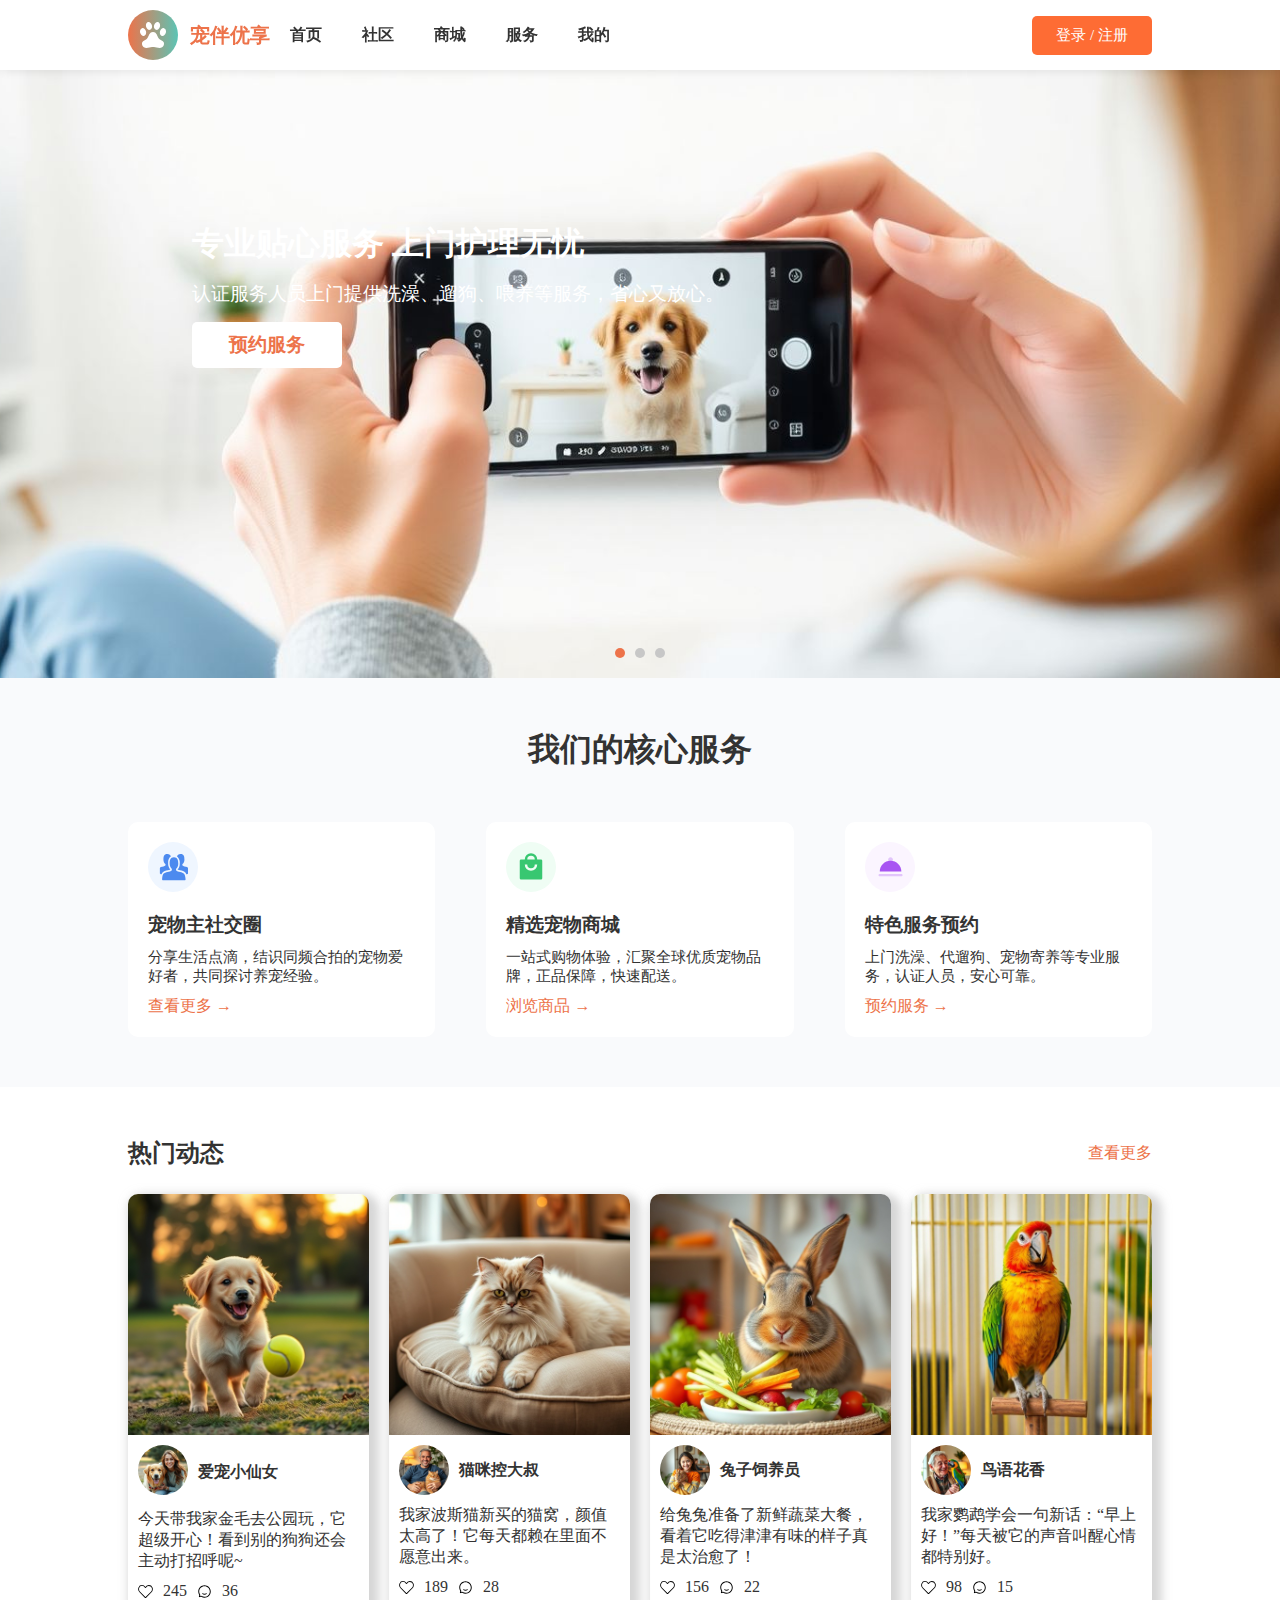
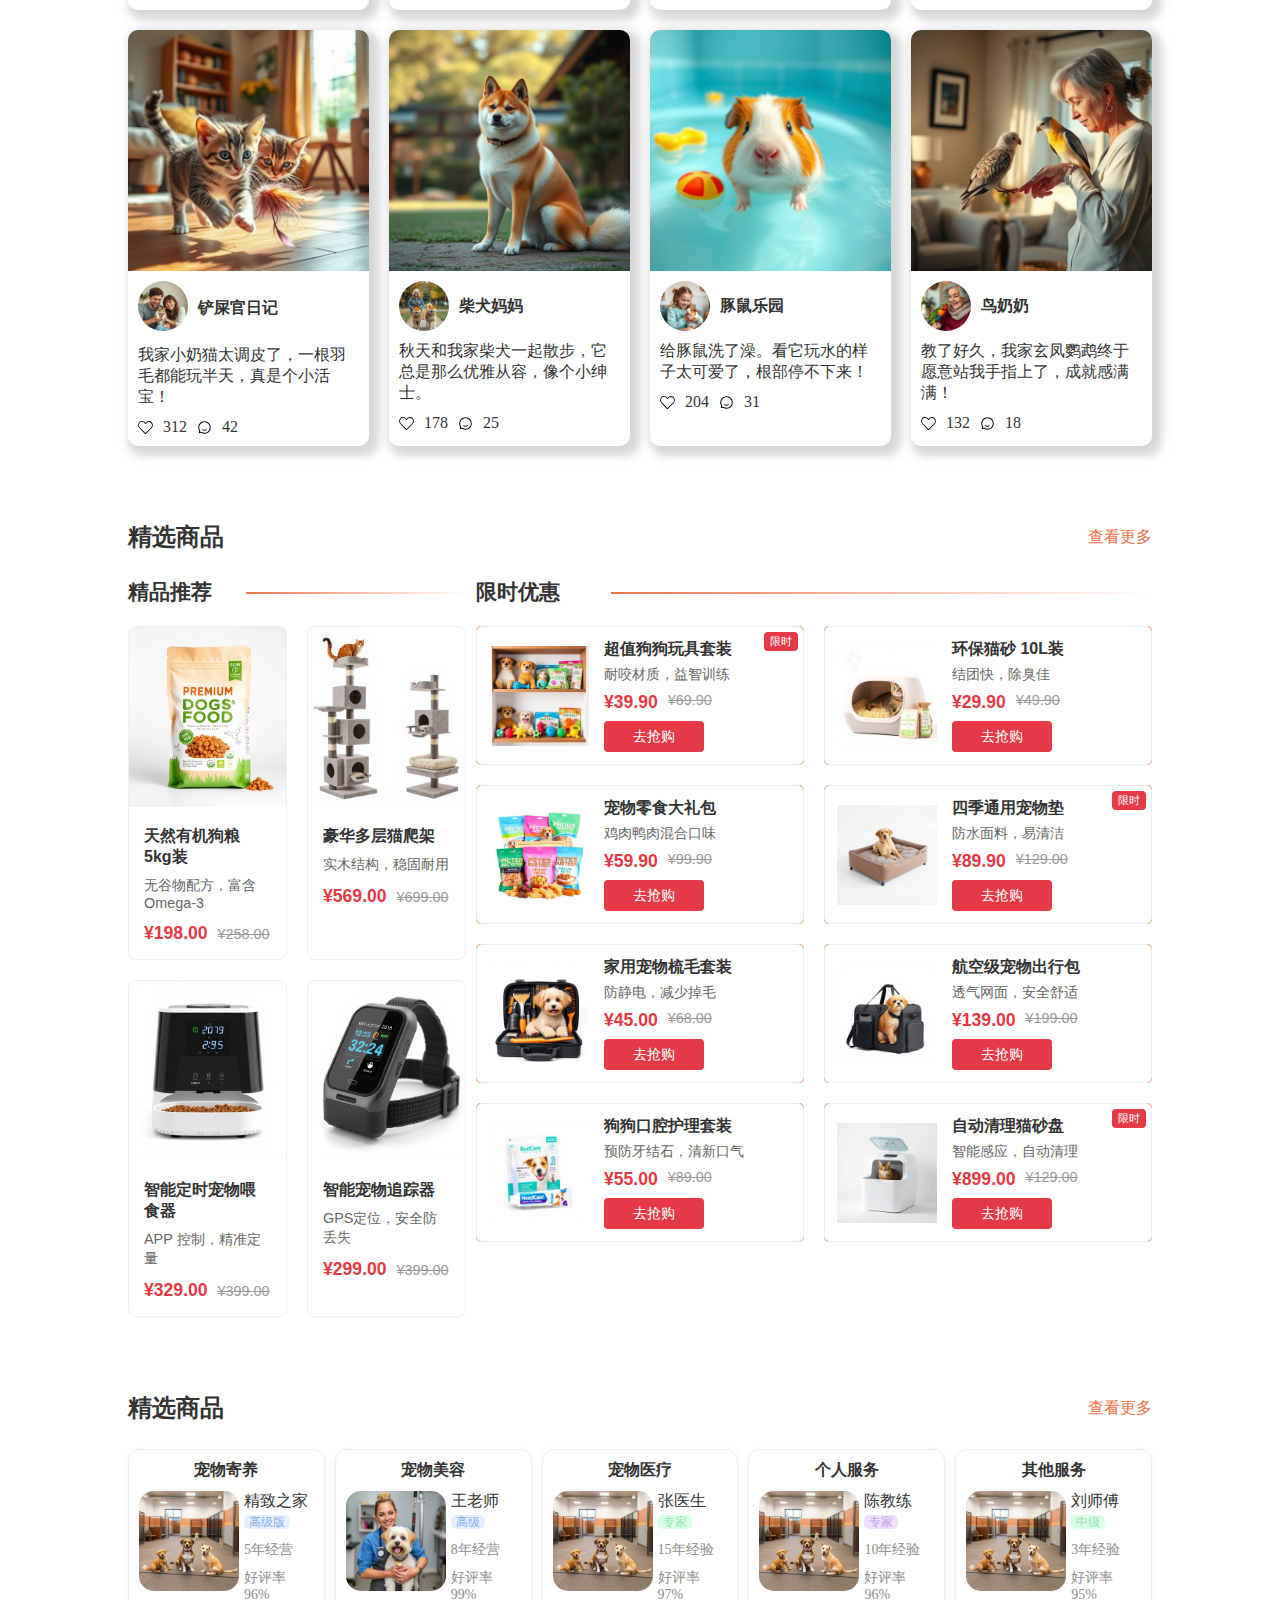
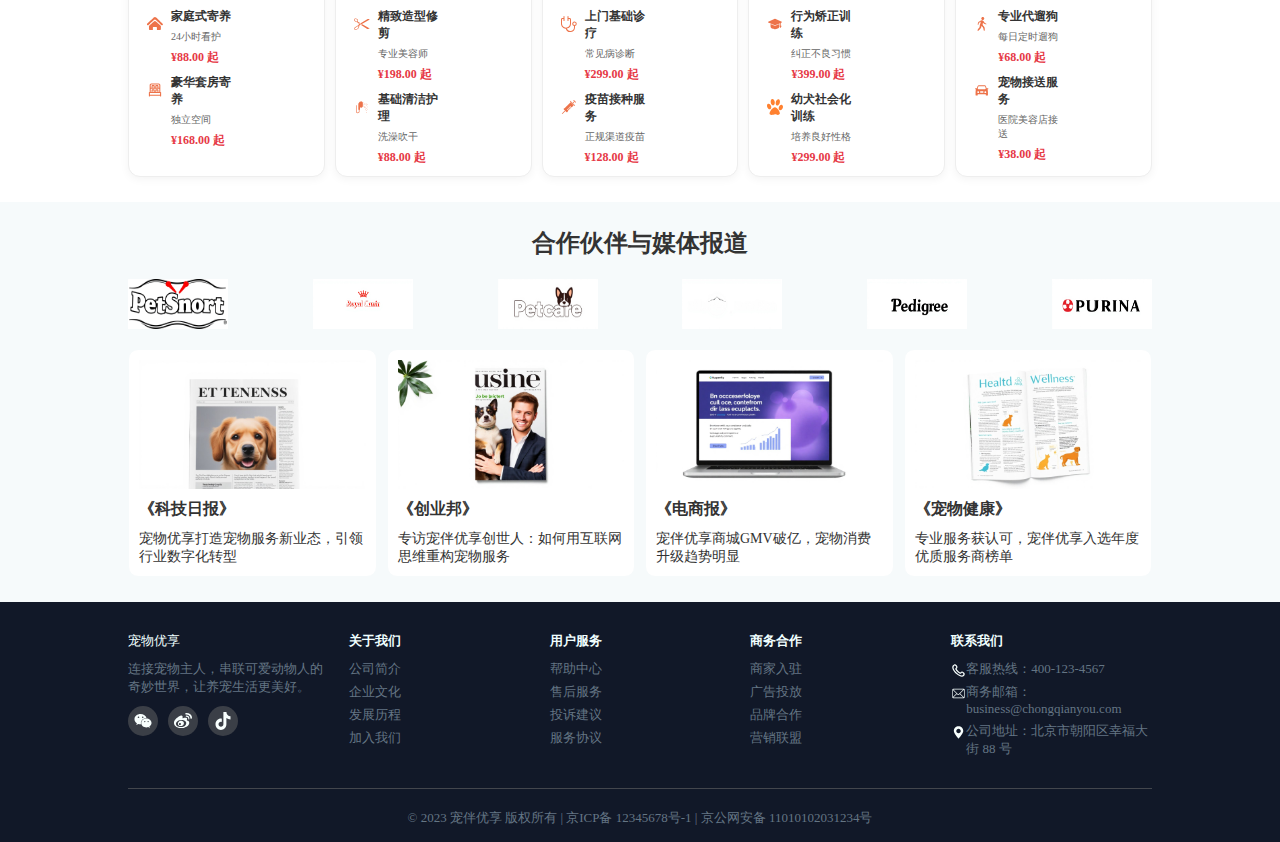
<file: index.html>
<!DOCTYPE html>
<html lang="zh">
	<head>
		<meta charset="UTF-8" />
		<meta name="viewport" content="width=device-width, initial-scale=1.0" />
		<title>宠物优享</title>
		<link rel="stylesheet" href="css/style.css" />
		<link rel="stylesheet" href="css/header.css" />
		<link rel="stylesheet" href="css/banner.css" />
		<link rel="stylesheet" href="css/coreServices.css" />
		<link rel="stylesheet" href="css/hotActivities.css" />
		<link rel="stylesheet" href="css/featuredProducts.css" />
		<link rel="stylesheet" href="css/popularServices.css" />
		<link rel="stylesheet" href="css/partnersMedia.css" />
		<link rel="stylesheet" href="css/footer.css" />
		<script src="js/banner.js" defer></script>
		<script src="js/index.js" defer></script>
	</head>
	<body>
		<!-- 头部导航栏 -->
		<header class="header">
			<div class="container">
				<div class="container-left">
					<div class="logo">
						<img src="images/logo.svg" alt="宠物优享 Logo" />
						<span class="logo-text">宠伴优享</span>
					</div>
					<nav class="nav">
						<ul>
							<li><a href="#">首页</a></li>
							<li><a href="#">社区</a></li>
							<li><a href="#">商城</a></li>
							<li><a href="#">服务</a></li>
							<li><a href="#">我的</a></li>
						</ul>
					</nav>
					<button class="mobile-menu-toggle" aria-label="菜单">
						<span></span>
						<span></span>
						<span></span>
					</button>
				</div>
				<div class="container-right">
					<div class="login-btn">
						<a href="#">登录 / 注册</a>
					</div>
				</div>
			</div>
			<nav class="mobile-nav">
				<ul>
					<li><a href="#">首页</a></li>
					<li><a href="#">社区</a></li>
					<li><a href="#">商城</a></li>
					<li><a href="#">服务</a></li>
					<li><a href="#">我的</a></li>
				</ul>
			</nav>
		</header>

		<!-- 首屏轮播图 -->
		<section class="hero-banner">
			<img src="images/carousel1.jpg" alt="首屏图片" class="slide active" />
			<img src="images/carousel2.jpg" alt="首屏图片" class="slide" />
			<img src="images/carousel3.jpg" alt="首屏图片" class="slide" />
			<div class="slider-container">
				<div class="overlay">
					<h1>专业贴心服务 上门护理无忧</h1>
					<p>认证服务人员上门提供洗澡、遛狗、喂养等服务，省心又放心。</p>
					<button class="btn">预约服务</button>
				</div>
			</div>
			<div class="dots">
				<span class="dot active" data-index="0"></span>
				<span class="dot" data-index="1"></span>
				<span class="dot" data-index="2"></span>
			</div>
		</section>

		<!-- 核心服务模块 -->
		<section class="core-services">
			<div class="core-services-container">
				<h2>我们的核心服务</h2>
				<div class="services-grid">
					<div class="service-item">
						<div class="icon1">
							<img src="images/serviceIcon1.svg" alt="宠物主社交圈" class="icon-img" />
						</div>
						<h3>宠物主社交圈</h3>
						<p>分享生活点滴，结识同频合拍的宠物爱好者，共同探讨养宠经验。</p>
						<a href="#" class="link">查看更多 →</a>
					</div>
					<div class="service-item">
						<div class="icon2">
							<img src="images/serviceIcon2.svg" alt="精选宠物商城" class="icon-img" />
						</div>
						<h3>精选宠物商城</h3>
						<p>一站式购物体验，汇聚全球优质宠物品牌，正品保障，快速配送。</p>
						<a href="#" class="link">浏览商品 →</a>
					</div>
					<div class="service-item">
						<div class="icon3">
							<img src="images/serviceIcon3.svg" alt="宠物主社交圈" class="icon-img" />
						</div>
						<h3>特色服务预约</h3>
						<p>上门洗澡、代遛狗、宠物寄养等专业服务，认证人员，安心可靠。</p>
						<a href="#" class="link">预约服务 →</a>
					</div>
				</div>
			</div>
		</section>

		<!-- 热门动态模块 -->
		<section class="hot-activities">
			<div class="hot-activities-container">
				<div class="hot-activities-header">
					<h2>热门动态</h2>
					<div class="view-more">
						<a href="#">查看更多</a>
					</div>
				</div>
				<div class="hot-activities-grid">
					<div class="hot-activities-item">
						<div class="hot-activities-item-img-container">
							<img src="images/post1.jpg" alt="动态图片" class="hot-activities-item-img" />
						</div>
						<div class="hot-activities-info">
							<div class="hot-activities-user-info">
								<div class="hot-activities-item-img-container">
									<img src="images/post-img-1.jpg" alt="用户头像" class="user-avatar" />
								</div>
								<span>爱宠小仙女</span>
							</div>
							<p>今天带我家金毛去公园玩，它超级开心！看到别的狗狗还会主动打招呼呢~</p>
							<div class="meta">
								<img src="images/like.svg" class="meta-img" />
								<span>245</span>
								<img src="images/talk.svg" class="meta-img" />
								<span>36</span>
							</div>
						</div>
					</div>

					<div class="hot-activities-item">
						<div class="hot-activities-item-img-container">
							<img src="images/post2.jpg" alt="动态图片" class="hot-activities-item-img" />
						</div>
						<div class="hot-activities-info">
							<div class="hot-activities-user-info">
								<img src="images/post-img-2.jpg" alt="用户头像" class="user-avatar" />
								<span>猫咪控大叔</span>
							</div>
							<p>我家波斯猫新买的猫窝，颜值太高了！它每天都赖在里面不愿意出来。</p>
							<div class="meta">
								<img src="images/like.svg" class="meta-img" />
								<span>189</span>
								<img src="images/talk.svg" class="meta-img" />
								<span>28</span>
							</div>
						</div>
					</div>

					<div class="hot-activities-item">
						<div class="hot-activities-item-img-container">
							<img src="images/post3.jpg" alt="动态图片" class="hot-activities-item-img" />
						</div>
						<div class="hot-activities-info">
							<div class="hot-activities-user-info">
								<img src="images/post-img-3.jpg" alt="用户头像" class="user-avatar" />
								<span>兔子饲养员</span>
							</div>
							<p>给兔兔准备了新鲜蔬菜大餐，看着它吃得津津有味的样子真是太治愈了！</p>
							<div class="meta">
								<img src="images/like.svg" class="meta-img" />
								<span>156</span>
								<img src="images/talk.svg" class="meta-img" />
								<span>22</span>
							</div>
						</div>
					</div>

					<div class="hot-activities-item">
						<div class="hot-activities-item-img-container">
							<img src="images/post4.jpg" alt="动态图片" class="hot-activities-item-img" />
						</div>
						<div class="hot-activities-info">
							<div class="hot-activities-user-info">
								<img src="images/post-img-4.jpg" alt="用户头像" class="user-avatar" />
								<span>鸟语花香</span>
							</div>
							<p>我家鹦鹉学会一句新话：“早上好！”每天被它的声音叫醒心情都特别好。</p>
							<div class="meta">
								<img src="images/like.svg" class="meta-img" />
								<span>98</span>
								<img src="images/talk.svg" class="meta-img" />
								<span>15</span>
							</div>
						</div>
					</div>

					<div class="hot-activities-item">
						<div class="hot-activities-item-img-container">
							<img src="images/post5.jpg" alt="动态图片" class="hot-activities-item-img" />
						</div>
						<div class="hot-activities-info">
							<div class="hot-activities-user-info">
								<div class="hot-activities-item-img-container">
									<img src="images/post-img-5.jpg" alt="用户头像" class="user-avatar" />
								</div>
								<span>铲屎官日记</span>
							</div>
							<p>我家小奶猫太调皮了，一根羽毛都能玩半天，真是个小活宝！</p>
							<div class="meta">
								<img src="images/like.svg" class="meta-img" />
								<span>312</span>
								<img src="images/talk.svg" class="meta-img" />
								<span>42</span>
							</div>
						</div>
					</div>

					<div class="hot-activities-item">
						<div class="hot-activities-item-img-container">
							<img src="images/post6.jpg" alt="动态图片" class="hot-activities-item-img" />
						</div>
						<div class="hot-activities-info">
							<div class="hot-activities-user-info">
								<img src="images/post-img-6.jpg" alt="用户头像" class="user-avatar" />
								<span>柴犬妈妈</span>
							</div>
							<p>秋天和我家柴犬一起散步，它总是那么优雅从容，像个小绅士。</p>
							<div class="meta">
								<img src="images/like.svg" class="meta-img" />
								<span>178</span>
								<img src="images/talk.svg" class="meta-img" />
								<span>25</span>
							</div>
						</div>
					</div>

					<div class="hot-activities-item">
						<div class="hot-activities-item-img-container">
							<img src="images/post7.jpg" alt="动态图片" class="hot-activities-item-img" />
						</div>
						<div class="hot-activities-info">
							<div class="hot-activities-user-info">
								<img src="images/post-img-7.jpg" alt="用户头像" class="user-avatar" />
								<span>豚鼠乐园</span>
							</div>
							<p>给豚鼠洗了澡。看它玩水的样子太可爱了，根部停不下来！</p>
							<div class="meta">
								<img src="images/like.svg" class="meta-img" />
								<span>204</span>
								<img src="images/talk.svg" class="meta-img" />
								<span>31</span>
							</div>
						</div>
					</div>

					<div class="hot-activities-item">
						<div class="hot-activities-item-img-container">
							<img src="images/post8.jpg" alt="动态图片" class="hot-activities-item-img" />
						</div>
						<div class="hot-activities-info">
							<div class="hot-activities-user-info">
								<img src="images/post-img-8.jpg" alt="用户头像" class="user-avatar" />
								<span>鸟奶奶</span>
							</div>
							<p>教了好久，我家玄凤鹦鹉终于愿意站我手指上了，成就感满满！</p>
							<div class="meta">
								<img src="images/like.svg" class="meta-img" />
								<span>132</span>
								<img src="images/talk.svg" class="meta-img" />
								<span>18</span>
							</div>
						</div>
					</div>
				</div>
			</div>
		</section>

		<!-- 精选商品模块 -->
		<section class="featured-products">
			<div class="featured-products-container">
				<div class="featured-products-containers-header">
					<h2>精选商品</h2>
					<div class="featured-products-containers-header-view-more">
						<a href="#">查看更多</a>
					</div>
				</div>

				<div class="featured-products-main">
					<!-- 精品推荐 -->
					<div class="featured-products-grid">
						<h3>精品推荐</h3>
						<div class="product-list">
							<!-- 产品1 -->
							<div class="product-card">
								<div class="product-card-img-container">
									<img src="images/good1.jpg" alt="天然有机狗粮" />
								</div>

								<div class="product-info">
									<h4>天然有机狗粮 5kg装</h4>
									<p>无谷物配方，富含 Omega-3</p>
									<div class="price">
										<strong>¥198.00</strong>
										<span>¥258.00</span>
									</div>
								</div>
							</div>

							<!-- 产品2 -->
							<div class="product-card">
								<div class="product-card-img-container">
									<img src="images/good2.jpg" alt="豪华多层猫爬架" />
								</div>

								<div class="product-info">
									<h4>豪华多层猫爬架</h4>
									<p>实木结构，稳固耐用</p>
									<div class="price">
										<strong>¥569.00</strong>
										<span>¥699.00</span>
									</div>
								</div>
							</div>

							<!-- 产品3 -->
							<div class="product-card">
								<div class="product-card-img-container">
									<img src="images/good3.jpg" alt="智能定时宠物喂食器" />
								</div>

								<div class="product-info">
									<h4>智能定时宠物喂食器</h4>
									<p>APP 控制，精准定量</p>
									<div class="price">
										<strong>¥329.00</strong>
										<span>¥399.00</span>
									</div>
								</div>
							</div>

							<!-- 产品4 -->
							<div class="product-card">
								<div class="product-card-img-container">
									<img src="images/good4.jpg" alt="智能宠物追踪器" />
								</div>

								<div class="product-info">
									<h4>智能宠物追踪器</h4>
									<p>GPS定位，安全防丢失</p>
									<div class="price">
										<strong>¥299.00</strong>
										<span>¥399.00</span>
									</div>
								</div>
							</div>
						</div>
					</div>

					<!-- 限时优惠 -->
					<div class="limited-time-grid">
						<h3>限时优惠</h3>
						<div class="product-list">
							<!-- 产品1 -->
							<div class="card-drawer">
								<div class="limited-time">
									<span class="badge">限时</span>
									<div class="limited-time-image">
										<img src="images/good-limit-1.jpg" alt="超值狗狗玩具套装" />
									</div>
									<div class="limited-time-info">
										<h4>超值狗狗玩具套装</h4>
										<p>耐咬材质，益智训练</p>
										<div class="limited-time-info-price">
											<strong>¥39.90</strong>
											<span>¥69.90</span>
										</div>
										<button class="limited-time-btn-buy">去抢购</button>
									</div>
								</div>
							</div>

							<div class="card-drawer">
								<div class="limited-time">
									<div class="limited-time-image">
										<img src="images/good-limit-2.jpg" alt="环保猫砂" />
									</div>
									<div class="limited-time-info">
										<h4>环保猫砂 10L装</h4>
										<p>结团快，除臭佳</p>
										<div class="limited-time-info-price">
											<strong>¥29.90</strong>
											<span>¥49.90</span>
										</div>
										<button class="limited-time-btn-buy">去抢购</button>
									</div>
								</div>
							</div>

							<div class="card-drawer">
								<div class="limited-time">
									<div class="limited-time-image">
										<img src="images/good-limit-3.jpg" alt="宠物零食大礼包" />
									</div>
									<div class="limited-time-info">
										<h4>宠物零食大礼包</h4>
										<p>鸡肉鸭肉混合口味</p>
										<div class="limited-time-info-price">
											<strong>¥59.90</strong>
											<span>¥99.90</span>
										</div>
										<button class="limited-time-btn-buy">去抢购</button>
									</div>
								</div>
							</div>

							<div class="card-drawer">
								<div class="limited-time">
									<span class="badge">限时</span>
									<div class="limited-time-image">
										<img src="images/good-limit-4.jpg" alt="四季通用宠物垫" />
									</div>
									<div class="limited-time-info">
										<h4>四季通用宠物垫</h4>
										<p>防水面料，易清洁</p>
										<div class="limited-time-info-price">
											<strong>¥89.90</strong>
											<span>¥129.00</span>
										</div>
										<button class="limited-time-btn-buy">去抢购</button>
									</div>
								</div>
							</div>

							<div class="card-drawer">
								<div class="limited-time">
									<div class="limited-time-image">
										<img src="images/good-limit-5.jpg" alt="家用宠物梳毛套装" />
									</div>
									<div class="limited-time-info">
										<h4>家用宠物梳毛套装</h4>
										<p>防静电，减少掉毛</p>
										<div class="limited-time-info-price">
											<strong>¥45.00</strong>
											<span>¥68.00</span>
										</div>
										<button class="limited-time-btn-buy">去抢购</button>
									</div>
								</div>
							</div>

							<div class="card-drawer">
								<div class="limited-time">
									<div class="limited-time-image">
										<img src="images/good-limit-6.jpg" alt="航空级宠物出行包" />
									</div>
									<div class="limited-time-info">
										<h4>航空级宠物出行包</h4>
										<p>透气网面，安全舒适</p>
										<div class="limited-time-info-price">
											<strong>¥139.00</strong>
											<span>¥199.00</span>
										</div>
										<button class="limited-time-btn-buy">去抢购</button>
									</div>
								</div>
							</div>

							<div class="card-drawer">
								<div class="limited-time">
									<div class="limited-time-image">
										<img src="images/good-limit-7.jpg" alt="狗狗口腔护理套装" />
									</div>
									<div class="limited-time-info">
										<h4>狗狗口腔护理套装</h4>
										<p>预防牙结石，清新口气</p>
										<div class="limited-time-info-price">
											<strong>¥55.00</strong>
											<span>¥89.00</span>
										</div>
										<button class="limited-time-btn-buy">去抢购</button>
									</div>
								</div>
							</div>

							<div class="card-drawer">
								<div class="limited-time">
									<span class="badge">限时</span>
									<div class="limited-time-image">
										<img src="images/good-limit-8.jpg" alt="自动清理猫砂盘" />
									</div>
									<div class="limited-time-info">
										<h4>自动清理猫砂盘</h4>
										<p>智能感应，自动清理</p>
										<div class="limited-time-info-price">
											<strong>¥899.00</strong>
											<span>¥129.00</span>
										</div>
										<button class="limited-time-btn-buy">去抢购</button>
									</div>
								</div>
							</div>
						</div>
					</div>
				</div>
			</div>
		</section>

		<!-- 热门服务模块 -->
		<section class="popular-services">
			<div class="popular-services-container">
				<div class="popular-services-containers-header">
					<h2>精选商品</h2>
					<div class="popular-services-containers-header-view-more">
						<a href="#">查看更多</a>
					</div>
				</div>
				<div class="popular-services-flex">
					<div class="popular-services-grid">
						<h4>宠物寄养</h4>
						<div class="popular-services-card">
							<div class="popular-services-img-container">
								<img src="images/service1.jpg" alt="服务图片" />
							</div>
							<div class="popular-services-description">
								<div class="psd-1blue">
									<p>精致之家</p>
									<span>高级版</span>
								</div>

								<p class="psd-p">5年经营</p>
								<p class="psd-p">好评率 96%</p>
							</div>
							<div class="popular-services-price-container">
								<div class="popular-services-price-container2">
									<div class="popular-services-price-container-logo">
										<img src="images/service1-1.svg" alt="" />
									</div>
									<div class="popular-services-price-container-description">
										<span class="pspcd-tittle">家庭式寄养</span>
										<span class="pspcd-effct">24小时看护</span>
										<div class="popular-services-price">¥88.00 起</div>
									</div>
								</div>

								<div class="popular-services-price-container2">
									<div class="popular-services-price-container-logo">
										<img src="images/service1-2.svg" alt="" />
									</div>
									<div class="popular-services-price-container-description">
										<span class="pspcd-tittle">豪华套房寄养</span>
										<span class="pspcd-effct">独立空间</span>
										<div class="popular-services-price">¥168.00 起</div>
									</div>
								</div>
							</div>
						</div>
					</div>

					<div class="popular-services-grid">
						<h4>宠物美容</h4>
						<div class="popular-services-card">
							<div class="popular-services-img-container">
								<img src="images/service2.jpg" alt="服务图片" />
							</div>
							<div class="popular-services-description">
								<div class="psd-1blue">
									<p>王老师</p>
									<span>高级</span>
								</div>

								<p class="psd-p">8年经营</p>
								<p class="psd-p">好评率 99%</p>
							</div>
							<div class="popular-services-price-container">
								<div class="popular-services-price-container2">
									<div class="popular-services-price-container-logo">
										<img src="images/service2-1.svg" alt="" />
									</div>
									<div class="popular-services-price-container-description">
										<span class="pspcd-tittle">精致造型修剪</span>
										<span class="pspcd-effct">专业美容师</span>
										<div class="popular-services-price">¥198.00 起</div>
									</div>
								</div>

								<div class="popular-services-price-container2">
									<div class="popular-services-price-container-logo">
										<img src="images/service2-2.svg" alt="" />
									</div>
									<div class="popular-services-price-container-description">
										<span class="pspcd-tittle">基础清洁护理</span>
										<span class="pspcd-effct">洗澡吹干</span>
										<div class="popular-services-price">¥88.00 起</div>
									</div>
								</div>
							</div>
						</div>
					</div>

					<div class="popular-services-grid">
						<h4>宠物医疗</h4>
						<div class="popular-services-card">
							<div class="popular-services-img-container">
								<img src="images/service1.jpg" alt="服务图片" />
							</div>
							<div class="popular-services-description">
								<div class="psd-1green">
									<p>张医生</p>
									<span>专家</span>
								</div>

								<p class="psd-p">15年经验</p>
								<p class="psd-p">好评率 97%</p>
							</div>
							<div class="popular-services-price-container">
								<div class="popular-services-price-container2">
									<div class="popular-services-price-container-logo">
										<img src="images/service3-1.svg" alt="" />
									</div>
									<div class="popular-services-price-container-description">
										<span class="pspcd-tittle">上门基础诊疗</span>
										<span class="pspcd-effct">常见病诊断</span>
										<div class="popular-services-price">¥299.00 起</div>
									</div>
								</div>

								<div class="popular-services-price-container2">
									<div class="popular-services-price-container-logo">
										<img src="images/service3-2.svg" alt="" />
									</div>
									<div class="popular-services-price-container-description">
										<span class="pspcd-tittle">疫苗接种服务</span>
										<span class="pspcd-effct">正规渠道疫苗</span>
										<div class="popular-services-price">¥128.00 起</div>
									</div>
								</div>
							</div>
						</div>
					</div>

					<div class="popular-services-grid">
						<h4>个人服务</h4>
						<div class="popular-services-card">
							<div class="popular-services-img-container">
								<img src="images/service1.jpg" alt="服务图片" />
							</div>
							<div class="popular-services-description">
								<div class="psd-1purple">
									<p>陈教练</p>
									<span>专家</span>
								</div>

								<p class="psd-p">10年经验</p>
								<p class="psd-p">好评率 96%</p>
							</div>
							<div class="popular-services-price-container">
								<div class="popular-services-price-container2">
									<div class="popular-services-price-container-logo">
										<img src="images/service4-1.svg" alt="" />
									</div>
									<div class="popular-services-price-container-description">
										<span class="pspcd-tittle">行为矫正训练</span>
										<span class="pspcd-effct">纠正不良习惯</span>
										<div class="popular-services-price">¥399.00 起</div>
									</div>
								</div>

								<div class="popular-services-price-container2">
									<div class="popular-services-price-container-logo">
										<img src="images/service4-2.svg" alt="" />
									</div>
									<div class="popular-services-price-container-description">
										<span class="pspcd-tittle">幼犬社会化训练</span>
										<span class="pspcd-effct">培养良好性格</span>
										<div class="popular-services-price">¥299.00 起</div>
									</div>
								</div>
							</div>
						</div>
					</div>

					<div class="popular-services-grid">
						<h4>其他服务</h4>
						<div class="popular-services-card">
							<div class="popular-services-img-container">
								<img src="images/service1.jpg" alt="服务图片" />
							</div>
							<div class="popular-services-description">
								<div class="psd-1green">
									<p>刘师傅</p>
									<span>中级</span>
								</div>

								<p class="psd-p">3年经验</p>
								<p class="psd-p">好评率 95%</p>
							</div>
							<div class="popular-services-price-container">
								<div class="popular-services-price-container2">
									<div class="popular-services-price-container-logo">
										<img src="images/service5-1.svg" alt="" />
									</div>
									<div class="popular-services-price-container-description">
										<span class="pspcd-tittle">专业代遛狗</span>
										<span class="pspcd-effct">每日定时遛狗</span>
										<div class="popular-services-price">¥68.00 起</div>
									</div>
								</div>

								<div class="popular-services-price-container2">
									<div class="popular-services-price-container-logo">
										<img src="images/service5-2.svg" alt="" />
									</div>
									<div class="popular-services-price-container-description">
										<span class="pspcd-tittle">宠物接送服务</span>
										<span class="pspcd-effct">医院美容店接送</span>
										<div class="popular-services-price">¥38.00 起</div>
									</div>
								</div>
							</div>
						</div>
					</div>
				</div>
			</div>
		</section>

		<!-- 合作伙伴与媒体报道 -->
		<section class="partners-media">
			<div class="partners-media-container">
				<h2>合作伙伴与媒体报道</h2>
				<div class="partners-logos">
					<img src="images/friend1.jpg" alt="Partner Logo" />
					<img src="images/friend2.jpg" alt="Partner Logo" />
					<img src="images/friend3.jpg" alt="Partner Logo" />
					<img src="images/friend4.jpg" alt="Partner Logo" />
					<img src="images/friend5.jpg" alt="Partner Logo" />
					<img src="images/friend6.jpg" alt="Partner Logo" />
				</div>
				<div class="media-cards">
					<div class="media-card">
						<img src="images/report1.jpg" alt="媒体图片" />
						<h4>《科技日报》</h4>
						<p>宠物优享打造宠物服务新业态，引领行业数字化转型</p>
					</div>
					<div class="media-card">
						<img src="images/report2.jpg" alt="媒体图片" />
						<h4>《创业邦》</h4>
						<p>专访宠伴优享创世人：如何用互联网思维重构宠物服务</p>
					</div>
					<div class="media-card">
						<img src="images/report3.jpg" alt="媒体图片" />
						<h4>《电商报》</h4>
						<p>宠伴优享商城GMV破亿，宠物消费升级趋势明显</p>
					</div>
					<div class="media-card">
						<img src="images/report4.jpg" alt="媒体图片" />
						<h4>《宠物健康》</h4>
						<p>专业服务获认可，宠伴优享入选年度优质服务商榜单</p>
					</div>
				</div>
			</div>
		</section>

		<!-- 页脚 -->
		<footer class="footer">
			<div class="footer-container">
				<div class="footer-cols">
					<div class="footer-col" style="margin-right: 20px">
						<h4 class="footer-theme">宠物优享</h4>
						<p>连接宠物主人，串联可爱动物人的奇妙世界，让养宠生活更美好。</p>
						<div class="social-icons">
							<div class="social-icons-container">
								<img src="images/wechat.svg" alt="" />
							</div>
							<div class="social-icons-container">
								<img src="images/weibo.svg" alt="" />
							</div>
							<div class="social-icons-container">
								<img src="images/dy.svg" alt="" />
							</div>
						</div>
					</div>
					<div class="footer-col">
						<h4>关于我们</h4>
						<ul>
							<li><a href="#">公司简介</a></li>
							<li><a href="#">企业文化</a></li>
							<li><a href="#">发展历程</a></li>
							<li><a href="#">加入我们</a></li>
						</ul>
					</div>
					<div class="footer-col">
						<h4>用户服务</h4>
						<ul>
							<li><a href="#">帮助中心</a></li>
							<li><a href="#">售后服务</a></li>
							<li><a href="#">投诉建议</a></li>
							<li><a href="#">服务协议</a></li>
						</ul>
					</div>
					<div class="footer-col">
						<h4>商务合作</h4>
						<ul>
							<li><a href="#">商家入驻</a></li>
							<li><a href="#">广告投放</a></li>
							<li><a href="#">品牌合作</a></li>
							<li><a href="#">营销联盟</a></li>
						</ul>
					</div>
					<div class="footer-col">
						<h4>联系我们</h4>
						<ul>
							<li class="contact-us-li">
								<img src="images/phone.svg" alt="" class="contact-us-img" />
								<p>客服热线：400-123-4567</p>
							</li>
							<li class="contact-us-li">
								<img src="images/email.svg" alt="" class="contact-us-img" />
								<p>商务邮箱：business@chongqianyou.com</p>
							</li>
							<li class="contact-us-li">
								<img src="images/address.svg" alt="" class="contact-us-img" />
								<p>公司地址：北京市朝阳区幸福大街 88 号</p>
							</li>
						</ul>
					</div>
				</div>
				<div class="copyright">
					<p>© 2023 宠伴优享 版权所有 | 京ICP备 12345678号-1 | 京公网安备 11010102031234号</p>
				</div>
			</div>
		</footer>
	</body>
</html>
</file>
<file: css/header.css>
.header {
  width: 100%;
  background-color: #ffffff;
  box-shadow: 0 2px 8px rgba(0, 0, 0, 0.08);
  position: sticky;
  top: 0;
  z-index: 100;
}
.container {
  width: 80%;
  max-width: 1200px;
  margin: 0 auto;
  /* padding: 0 20px; */
  display: flex;
  justify-content: space-between;
  align-items: center;
  height: 70px;
}
.container-left {
  display: flex;
  align-items: center;
  justify-content: flex-start;
  gap: 20px;
  width: 80%;
}
.container-right {
  width: 20%;
  display: flex;
  align-items: center;
  justify-content: flex-end;
}
.logo {
  display: flex;
  justify-content: flex-start;
  align-items: center;
  gap: 12px;
  cursor: pointer;
  position: relative;
}
.logo::before {
  content: "";
  position: absolute;
  left: 0;
  width: 50px;
  height: 50px;
  background: linear-gradient(to right, #ed734a, #5bc4b5);
  border-radius: 50%;
  z-index: 0;
}
.logo img {
  width: 50px;
  height: 50px;
  object-fit: contain;
  padding: 12px;
  box-sizing: border-box;
  flex-shrink: 0;
  position: relative;
  z-index: 1;
}
.logo-text {
  font-size: 1.25rem;
  font-weight: bold;
  color: #ed734a;
  white-space: nowrap;
  position: relative;
  z-index: 1;
}
.nav {
  display: flex;
  justify-content: center;
}
.nav ul {
  gap: 40px;
}
.nav ul li a {
  color: #333;
  font-weight: 600;
  text-decoration: none;
  font-size: 1rem;
  padding: 8px 0;
  transition: color 0.3s ease;
  position: relative;
}
.nav ul li a:hover {
  color: #ed734a;
}
.nav ul li a::after {
  content: "";
  position: absolute;
  bottom: 0;
  left: 0;
  width: 0;
  height: 2px;
  background: linear-gradient(to right, #ed734a, #5bc4b5);
  transition: width 0.3s ease;
}
.nav ul li a:hover::after {
  width: 100%;
}
.login-btn {
  margin-left: 20px;
}
.login-btn a {
  display: inline-block;
  padding: 10px 24px;
  background: #fe6c34;
  color: #ffffff;
  text-decoration: none;
  border-radius: 5px;
  font-size: 0.9375rem;
  font-weight: 500;
  transition: transform 0.2s ease, box-shadow 0.2s ease;
  white-space: nowrap;
}
.login-btn a:hover {
  transform: translateY(-2px);
  box-shadow: 0 4px 12px rgba(237, 115, 74, 0.3);
}

/* 移动端菜单默认隐藏 */
.mobile-menu-toggle {
  display: none;
}

.mobile-nav {
  display: none;
}

/* 平板尺寸适配 (768px - 1024px) */
@media (min-width: 769px) and (max-width: 1024px) {
  .container {
    width: 95%;
    padding: 0 20px;
  }

  .container-left {
    width: 75%;
  }

  .container-right {
    width: 25%;
  }

  .logo {
    gap: 10px;
  }

  .logo img {
    width: 45px;
    height: 45px;
    padding: 10px;
  }

  .logo::before {
    width: 45px;
    height: 45px;
  }

  .logo-text {
    font-size: 1.1rem;
  }

  .nav ul {
    gap: 25px;
  }

  .nav ul li a {
    font-size: 0.9rem;
    padding: 6px 0;
  }

  .login-btn {
    margin-left: 15px;
  }

  .login-btn a {
    padding: 8px 20px;
    font-size: 0.875rem;
  }
}

/* 移动端适配 */
@media (max-width: 768px) {
  .container {
    width: 100%;
    padding: 0 15px;
    height: auto;
    min-height: 60px;
  }

  .container-left {
    width: 100%;
    justify-content: space-between;
  }

  .container-right {
    width: auto;
  }

  .logo {
    gap: 8px;
  }

  .logo img {
    width: 40px;
    height: 40px;
    padding: 10px;
  }

  .logo::before {
    width: 40px;
    height: 40px;
  }

  .logo-text {
    font-size: 1rem;
  }

  .nav {
    display: none;
  }

  .mobile-menu-toggle {
    display: flex;
    flex-direction: column;
    justify-content: space-around;
    width: 30px;
    height: 30px;
    background: transparent;
    border: none;
    cursor: pointer;
    padding: 0;
    z-index: 101;
  }

  .mobile-menu-toggle span {
    width: 100%;
    height: 3px;
    background-color: #333;
    border-radius: 3px;
    transition: all 0.3s ease;
  }

  .mobile-menu-toggle.active span:nth-child(1) {
    transform: rotate(45deg) translate(8px, 8px);
  }

  .mobile-menu-toggle.active span:nth-child(2) {
    opacity: 0;
  }

  .mobile-menu-toggle.active span:nth-child(3) {
    transform: rotate(-45deg) translate(7px, -7px);
  }

  .mobile-nav {
    display: block;
    position: fixed;
    top: 60px;
    left: 0;
    width: 100%;
    background-color: #ffffff;
    box-shadow: 0 4px 8px rgba(0, 0, 0, 0.1);
    transform: translateX(-100%);
    transition: transform 0.3s ease;
    z-index: 100;
    max-height: calc(100vh - 60px);
    overflow-y: auto;
  }

  .mobile-nav.active {
    transform: translateX(0);
  }

  .mobile-nav ul {
    flex-direction: column;
    align-items: flex-start;
    padding: 20px;
    gap: 0;
  }

  .mobile-nav ul li {
    width: 100%;
    border-bottom: 1px solid #f0f0f0;
  }

  .mobile-nav ul li:last-child {
    border-bottom: none;
  }

  .mobile-nav ul li a {
    display: block;
    padding: 15px 0;
    color: #333;
    font-weight: 600;
    text-decoration: none;
    font-size: 1rem;
    width: 100%;
  }

  .mobile-nav ul li a:hover {
    color: #ed734a;
  }

  .login-btn {
    margin-left: 10px;
  }

  .login-btn a {
    padding: 8px 16px;
    font-size: 0.875rem;
  }
}

@media (max-width: 480px) {
  .container {
    padding: 0 10px;
    min-height: 50px;
  }

  .logo img {
    width: 35px;
    height: 35px;
  }

  .logo::before {
    width: 35px;
    height: 35px;
  }

  .logo-text {
    font-size: 0.9rem;
  }

  .mobile-menu-toggle {
    width: 25px;
    height: 25px;
  }

  .mobile-menu-toggle span {
    height: 2px;
  }

  .mobile-nav {
    top: 50px;
    max-height: calc(100vh - 50px);
  }

  .mobile-nav ul {
    padding: 15px;
  }

  .mobile-nav ul li a {
    padding: 12px 0;
    font-size: 0.9rem;
  }

  .login-btn a {
    padding: 6px 12px;
    font-size: 0.8rem;
  }
}
</file>
<file: css/banner.css>
.hero-banner {
  width: 100%;
  position: relative;
  height: 608px;
}
.slide {
  position: absolute;
  top: 0;
  left: 0;
  width: 100%;
  height: 100%;
  object-fit: cover;
  /* object-position: center center; */
  opacity: 0;
  transition: opacity 0.5s ease-in-out;
  z-index: 1;
}
.slide.active {
  opacity: 1;
}
.slider-container {
  position: absolute;
  top: 25%;
  left: 15%;
  z-index: 2;
}
.overlay {
  display: flex;
  flex-direction: column;
  gap: 15px;
}
.overlay h1 {
  /* font-size: 1.5rem; */
  font-weight: 600;
  color: #fff;
}
.overlay p {
  width: 600px;
  font-size: 1.2rem;
  color: #fff;
}
.btn {
  width: 150px;
  background-color: #ffffff;
  color: #ed734a;
  border-radius: 5px;
  padding: 10px 20px;
  cursor: pointer;
  transition: all 0.3s ease;
  font-size: 1.2rem;
  font-weight: 600;
  text-decoration: none;
  text-align: center;
  border: none;
}
.btn:hover {
  background-color: #ed734a;
  color: #ffffff;
  transform: scale(1.05);
  /* box-shadow: 0 4px 12px rgba(237, 115, 74, 0.3); */
}
.dots {
  display: flex;
  justify-content: center;
  align-items: center;
  gap: 10px;
  position: absolute;
  bottom: 20px;
  left: 50%;
  transform: translateX(-50%);
  z-index: 2;
}
.dot {
  width: 10px;
  height: 10px;
  border-radius: 50%;
  background-color: #c7c7c7;
  cursor: pointer;
  transition: all 0.3s ease;
}
.dot.active {
  background-color: #ed734a;
}

/* 平板尺寸适配 (768px - 1024px) */
@media (min-width: 769px) and (max-width: 1024px) {
  .hero-banner {
    height: 500px;
  }

  .slider-container {
    top: 22%;
    left: 12%;
    right: 12%;
  }

  .overlay h1 {
    font-size: 1.8rem;
  }

  .overlay p {
    width: 90%;
    max-width: 500px;
    font-size: 1.1rem;
  }

  .btn {
    width: 140px;
    padding: 9px 18px;
    font-size: 1.1rem;
  }
}

/* 移动端适配 */
@media (max-width: 768px) {
  .hero-banner {
    height: 400px;
  }

  .slider-container {
    top: 20%;
    left: 10%;
    right: 10%;
  }

  .overlay {
    gap: 12px;
  }

  .overlay h1 {
    font-size: 1.5rem;
  }

  .overlay p {
    width: 100%;
    font-size: 1rem;
    max-width: 100%;
  }

  .btn {
    width: 130px;
    padding: 8px 16px;
    font-size: 1rem;
  }

  .dots {
    bottom: 15px;
    gap: 8px;
  }

  .dot {
    width: 8px;
    height: 8px;
  }
}

@media (max-width: 480px) {
  .hero-banner {
    height: 300px;
  }

  .slider-container {
    top: 15%;
    left: 5%;
    right: 5%;
  }

  .overlay h1 {
    font-size: 1.2rem;
  }

  .overlay p {
    font-size: 0.875rem;
  }

  .btn {
    width: 120px;
    padding: 6px 12px;
    font-size: 0.9rem;
  }

  .dots {
    bottom: 10px;
  }
}
</file>
<file: css/coreServices.css>
.core-services {
  width: 100%;
}
.core-services-container {
  width: 80%;
  margin: 0 auto;
  display: flex;
  flex-direction: column;
  align-items: center;
  justify-content: space-between;
  margin-bottom: 50px;
}
.core-services-container h2 {
  padding: 50px 0;
  font-size: 2rem;
  font-weight: 600;
  color: #333;
  /* margin-bottom: 20px; */
}
.services-grid {
  display: flex;
  flex-direction: row;
  align-items: center;
  justify-content: space-between;
  gap: 20px;
}
.service-item {
  background-color: #ffffff;
  width: 30%;
  display: flex;
  flex-direction: column;
  align-items: flex-start;
  justify-content: space-between;
  gap: 10px;
  padding: 20px;
  border-radius: 10px;
}
.icon1,
.icon2,
.icon3 {
  display: flex;
  align-items: center;
  justify-content: center;
  position: relative;
  margin-bottom: 10px;
}
.icon1::before,
.icon2::before,
.icon3::before {
  content: "";
  position: absolute;
  left: 0;
  width: 50px;
  height: 50px;
  border-radius: 50%;
  z-index: 0;
}
.icon1::before {
  background: #eff6ff;
}
.icon2::before {
  background: #effdf4;
}
.icon3::before {
  background: #fbf5ff;
}

.icon-img {
  width: 50px;
  height: 50px;
  padding: 10px;
  z-index: 1;
}
.service-item a {
  color: #ed734a;
  text-decoration: none;
}

.service-item p {
  font-size: 0.9375rem;
}

/* 平板尺寸适配 (768px - 1024px) */
@media (min-width: 769px) and (max-width: 1024px) {
  .core-services-container {
    width: 95%;
    padding: 0 20px;
  }

  .core-services-container h2 {
    padding: 40px 0 25px;
    font-size: 1.75rem;
  }

  .services-grid {
    gap: 15px;
  }

  .service-item {
    padding: 18px;
  }

  .service-item h3 {
    font-size: 1.1rem;
  }

  .service-item p {
    font-size: 0.9rem;
  }
}

/* 移动端适配 */
@media (max-width: 768px) {
  .core-services-container {
    width: 100%;
    padding: 0 15px;
    margin-bottom: 30px;
  }

  .core-services-container h2 {
    padding: 30px 0 20px;
    font-size: 1.5rem;
    text-align: center;
  }

  .services-grid {
    flex-direction: column;
    gap: 15px;
    width: 100%;
  }

  .service-item {
    width: 100%;
    padding: 15px;
  }

  .icon1,
  .icon2,
  .icon3 {
    margin-bottom: 8px;
  }

  .icon-img {
    width: 45px;
    height: 45px;
    padding: 8px;
  }

  .icon1::before,
  .icon2::before,
  .icon3::before {
    width: 45px;
    height: 45px;
  }
}

@media (max-width: 480px) {
  .core-services-container h2 {
    font-size: 1.25rem;
    padding: 20px 0 15px;
  }

  .service-item {
    padding: 12px;
  }

  .service-item h3 {
    font-size: 1rem;
  }

  .service-item p {
    font-size: 0.875rem;
  }
}
</file>
<file: css/hotActivities.css>
.hot-activities {
  width: 100%;
  background: #ffffff;
}
.hot-activities-container {
  width: 80%;
  margin: 25px auto;
  display: flex;
  flex-direction: column;
  align-items: center;
  justify-content: space-between;
}
.hot-activities-header {
  margin: 25px 0;
  display: flex;
  justify-content: space-between;
  align-items: center;
  width: 100%;
}
.view-more a {
  text-decoration: none;
  color: #ed734a;
}
.hot-activities-grid {
  display: grid;
  grid-template-columns: repeat(4, 1fr);
  grid-template-rows: repeat(2, auto);
  gap: 20px;
}
.hot-activities-item {
  border-radius: 10px;
  display: flex;
  flex-direction: column;
  align-items: center;
  justify-content: space-between;
  overflow: hidden;
  box-shadow: 5px 5px 10px 5px rgba(190, 190, 190, 0.623);
}
.hot-activities-item-img-container {
  /* border: 1px solid red; */
  overflow: hidden;
}
.hot-activities-item-img {
  width: 100%;
  max-width: 100%;
  /* height: 200px; */
  object-fit: cover;
  display: block;
  transition: all 1s ease-in-out;
}
.hot-activities-item-img:hover {
  transform: scale(1.15);
}
.hot-activities-info {
  padding: 10px;
  flex: 1;
  display: flex;
  flex-direction: column;
  justify-content: flex-start;
  align-items: flex-start;
  gap: 10px;
}
.user-avatar {
  width: 50px;
  height: 50px;
  border-radius: 50%;
  object-fit: cover;
}
.hot-activities-user-info {
  display: flex;
  justify-content: flex-start;
  align-items: center;
  gap: 10px;
}

.hot-activities-user-info span {
  font-weight: 600;
}
.meta {
  display: flex;
  justify-content: flex-start;
  align-items: center;
  gap: 10px;
}
.meta-img {
  width: 15px;
  height: 15px;
}

/* 平板尺寸适配 (768px - 1024px) */
@media (min-width: 769px) and (max-width: 1024px) {
  .hot-activities-container {
    width: 95%;
    padding: 0 20px;
  }

  .hot-activities-header h2 {
    font-size: 1.75rem;
  }

  .hot-activities-grid {
    grid-template-columns: repeat(3, 1fr);
    gap: 18px;
  }
}

/* 移动端适配 */
@media (max-width: 768px) {
  .hot-activities-container {
    width: 100%;
    padding: 0 15px;
    margin: 15px auto;
  }

  .hot-activities-header {
    margin: 15px 0;
    flex-direction: column;
    align-items: flex-start;
    gap: 10px;
  }

  .hot-activities-header h2 {
    font-size: 1.5rem;
  }

  .hot-activities-grid {
    grid-template-columns: repeat(2, 1fr);
    gap: 15px;
  }

  .hot-activities-item {
    box-shadow: 3px 3px 8px 3px rgba(190, 190, 190, 0.5);
  }

  .hot-activities-info {
    padding: 8px;
    gap: 8px;
  }

  .user-avatar {
    width: 40px;
    height: 40px;
  }

  .hot-activities-user-info span {
    font-size: 0.9rem;
  }

  .hot-activities-info p {
    font-size: 0.875rem;
  }

  .meta {
    gap: 8px;
  }

  .meta-img {
    width: 12px;
    height: 12px;
  }

  .meta span {
    font-size: 0.875rem;
  }
}

@media (max-width: 480px) {
  .hot-activities-container {
    padding: 0 10px;
  }

  .hot-activities-header h2 {
    font-size: 1.25rem;
  }

  .hot-activities-grid {
    grid-template-columns: 1fr;
    gap: 12px;
  }

  .hot-activities-item-img {
    height: 200px;
  }
}
</file>
<file: css/featuredProducts.css>
.featured-products {
	width: 100%;
	background: #ffffff;
}
.featured-products-container {
	width: 80%;
	margin: 25px auto;
	display: flex;
	flex-direction: column;
	align-items: center;
	justify-content: space-between;
}
.featured-products-containers-header {
	margin: 25px 0;
	display: flex;
	justify-content: space-between;
	align-items: center;
	width: 100%;
}
.featured-products-containers-header-view-more a {
	text-decoration: none;
	color: #ed734a;
}
.featured-products-main {
	width: 100%;
	display: flex;
	gap: 10px;
	/* padding: 20px; */
	font-family: "Arial", sans-serif;
}

.featured-products-grid {
	flex: 1;
}
.limited-time-grid {
	flex: 2;
}

.featured-products-grid h3,
.limited-time-grid h3 {
	margin-top: 0;
	color: #333;
	font-size: 1.3em;
	position: relative;
}

.limited-time-grid h3::after,
.featured-products-grid h3::after {
	position: absolute;
	right: 0;
	top: 50%;
	content: "";
	height: 2px;
	background: linear-gradient(to right, #ed734a, transparent);
}
.limited-time-grid h3::after {
	width: 80%;
}
.featured-products-grid h3::after {
	width: 65%;
}
.product-list {
	display: grid;
	grid-template-columns: repeat(2, 1fr);
	grid-template-rows: repeat(2, auto);
	gap: 20px;
	margin-top: 20px;
}

.product-card {
	border: 1px solid #eee;
	border-radius: 8px;
	overflow: hidden;
	transition: box-shadow 0.3s ease;
}

.product-card:hover {
	box-shadow: 0 4px 12px rgba(0, 0, 0, 0.1);
}
.product-card-img-container {
	overflow: hidden;
}
.product-card img {
	width: 100%;
	height: 180px;
	object-fit: cover;
	transition: all 1s ease-in-out;
}
.product-card img:hover {
	transform: scale(1.15);
}
.product-info {
	padding: 15px;
}

.product-info h4 {
	margin: 0 0 8px;
	font-size: 1em;
	color: #333;
}

.product-info p {
	margin: 0 0 12px;
	font-size: 0.9em;
	color: #666;
}

.price {
	display: flex;
	align-items: center;
	gap: 10px;
	flex-wrap: wrap;
}

.price strong {
	color: #e63946;
	font-size: 1.1em;
}

.price span {
	text-decoration: line-through;
	color: #999;
	font-size: 0.9em;
}

.btn-buy {
	margin-top: 10px;
	padding: 8px 16px;
	background-color: #e63946;
	color: white;
	border: none;
	border-radius: 4px;
	cursor: pointer;
	font-size: 0.9em;
}

.btn-buy:hover {
	background-color: #c13547;
}

/* 限时优惠专属样式 */
.card-drawer {
	width: 100%;
	overflow: hidden;
	border-radius: 5px;
	background-color: #ed734a;
	/* background: transparent; */
	z-index: 1;
	position: relative;
}

/* 卡片内容 */
.limited-time {
	border-radius: 6px;
	position: relative;
	display: flex;
	align-items: center;
	padding: 12px;
	border: 1px solid #eee;
	height: 100%;
	background-color: white;
	transition: transform 0.3s ease;
	z-index: 2;
	width: 100%;
	box-sizing: border-box;
}

/* 悬停时移动卡片内容以显示抽屉面板 */
.limited-time:hover {
	transform: translateX(6px); /* 移动距离应与抽屉面板宽度一致 */
}
.limited-time-image {
	width: 100px;
	height: 100px;
	overflow: hidden;
	margin-right: 15px;
	position: relative;
}

.limited-time-image img {
	width: 100%;
	height: 100%;
	object-fit: cover;
}

.limited-time .badge {
	position: absolute;
	top: 5px;
	right: 5px;
	background-color: #e63946;
	color: white;
	font-size: 0.7em;
	padding: 2px 6px;
	border-radius: 4px;
	z-index: 10;
}

.limited-time-info {
	flex: 1;
	display: flex;
	flex-direction: column;
	justify-content: center;
}

.limited-time-info h4 {
	margin: 0 0 5px;
	font-size: 1em;
	color: #333;
}

.limited-time-info p {
	margin: 0 0 8px;
	font-size: 0.9em;
	color: #666;
}

.limited-time-info-price {
	display: flex;
	gap: 10px;
	margin-bottom: 8px;
}

.limited-time-info-price strong {
	color: #e63946;
	font-size: 1.1em;
}

.limited-time-info-price span {
	text-decoration: line-through;
	color: #999;
	font-size: 0.9em;
}

.limited-time-btn-buy {
	width: 100px;
	padding: 6px 12px;
	background-color: #e63946;
	color: white;
	border: none;
	border-radius: 4px;
	cursor: pointer;
	font-size: 0.9em;
}

/* 平板尺寸适配 (768px - 1024px) */
@media (min-width: 769px) and (max-width: 1024px) {
	.featured-products-container {
		width: 95%;
		padding: 0 20px;
	}

	.featured-products-containers-header h2 {
		font-size: 1.75rem;
	}

	.featured-products-main {
		gap: 15px;
	}

	.featured-products-grid h3,
	.limited-time-grid h3 {
		font-size: 1.2em;
	}

	.product-list {
		gap: 15px;
	}

	.product-card img {
		height: 160px;
	}

	.product-info {
		padding: 12px;
	}

	.limited-time {
		padding: 10px;
		border-radius: 6px;
		width: 100%;
		box-sizing: border-box;
	}

	.limited-time-image {
		width: 90px;
		height: 90px;
		margin-right: 12px;
	}

	.limited-time-info h4 {
		font-size: 0.95em;
	}

	.limited-time-info p {
		font-size: 0.875em;
	}

	.limited-time-btn-buy {
		width: 90px;
		padding: 5px 10px;
		font-size: 0.875em;
	}
}

/* 移动端适配 */
@media (max-width: 768px) {
	.featured-products-container {
		width: 100%;
		padding: 0 15px;
		margin: 15px auto;
	}

	.featured-products-containers-header {
		margin: 15px 0;
		flex-direction: column;
		align-items: flex-start;
		gap: 10px;
	}

	.featured-products-containers-header h2 {
		font-size: 1.5rem;
	}

	.featured-products-main {
		flex-direction: column;
		gap: 20px;
	}

	.featured-products-grid,
	.limited-time-grid {
		flex: 1;
		width: 100%;
	}

	.featured-products-grid h3,
	.limited-time-grid h3 {
		font-size: 1.1em;
	}

	.product-list {
		grid-template-columns: repeat(2, 1fr);
		gap: 12px;
	}

	.product-card img {
		height: 150px;
	}

	.product-info {
		padding: 12px;
	}

	.product-info h4 {
		font-size: 0.9em;
	}

	.product-info p {
		font-size: 0.85em;
	}

	.price strong {
		font-size: 1em;
	}

	.limited-time {
		padding: 10px;
		border-radius: 6px;
		width: 100%;
		box-sizing: border-box;
	}

	.limited-time-image {
		width: 80px;
		height: 80px;
		margin-right: 10px;
	}

	.limited-time-info h4 {
		font-size: 0.9em;
	}

	.limited-time-info p {
		font-size: 0.85em;
	}

	.limited-time-btn-buy {
		width: 80px;
		padding: 5px 10px;
		font-size: 0.85em;
	}
}

@media (max-width: 480px) {
	.featured-products-container {
		padding: 0 10px;
	}

	.featured-products-containers-header h2 {
		font-size: 1.25rem;
	}

	.product-list {
		grid-template-columns: 1fr;
		gap: 10px;
	}

	.product-card img {
		height: 180px;
	}

	.limited-time-image {
		width: 70px;
		height: 70px;
	}

	.limited-time-info h4 {
		font-size: 0.85em;
	}

	.limited-time-info p {
		font-size: 0.8em;
	}

	.limited-time-btn-buy {
		width: 70px;
		padding: 4px 8px;
		font-size: 0.8em;
	}
}
</file>
<file: css/popularServices.css>
.popular-services {
	width: 100%;
	background: #ffffff;
}
.popular-services-container {
	width: 80%;
	margin: 25px auto;
	display: flex;
	flex-direction: column;
	align-items: center;
	justify-content: space-between;
}
.popular-services-containers-header {
	margin: 25px 0;
	display: flex;
	justify-content: space-between;
	align-items: center;
	width: 100%;
}
.popular-services-containers-header-view-more a {
	text-decoration: none;
	color: #ed734a;
}
.popular-services-flex {
	width: 100%;
	display: flex;
	gap: 10px;
	justify-content: center;
}

.popular-services-grid {
	flex: 1;
	background: white;
	border: 1px solid #eee;
	border-radius: 12px;
	overflow: hidden;
	box-shadow: 0 2px 10px rgba(0, 0, 0, 0.05);
	padding: 10px;
}

.popular-services-grid h4 {
	text-align: center;
	color: #333;
	font-weight: bold;
	margin-bottom: 10px;
}

.popular-services-card {
	display: grid;
	grid-template-columns: repeat(2, 1fr);
	grid-template-rows: repeat(2, auto);
	gap: 5px;
}

/* 头像区域 */
.popular-services-img-container {
	width: 100px;
	height: 100px;
	border-radius: 15px;
	overflow: hidden;
}
.popular-services-img-container img {
	width: 100%;
	height: 100%;
	object-fit: cover;
}

.popular-services-description {
	display: flex;
	flex-direction: column;
	justify-content: flex-start;
	align-items: flex-start;

	gap: 10px;
}
.psd-1 p {
	font-weight: 600;
	margin-bottom: 2px;
}
.psd-1blue span {
	width: 30px;
	height: 30px;

	font-size: 12px;
	position: relative;
	color: #2568c9;
	z-index: 2;
	padding: 0 5px;
}
.psd-1blue span::before {
	content: "";
	position: absolute;
	left: 0;
	top: 0;
	width: 100%;
	height: 100%;
	border-radius: 5px;
	background-color: #d0e3ff8f;
	z-index: 1;
}
.psd-1green span {
	width: 30px;
	height: 30px;

	font-size: 12px;
	position: relative;
	color: #5fb37e;
	z-index: 2;
	padding: 0 5px;
}
.psd-1green span::before {
	content: "";
	position: absolute;
	left: 0;
	top: 0;
	width: 100%;
	height: 100%;
	border-radius: 5px;
	background-color: #beffd696;
	z-index: 1;
}
.psd-1purple span {
	width: 30px;
	height: 30px;

	font-size: 12px;
	position: relative;
	color: #9970d0;
	z-index: 2;
	padding: 0 5px;
}
.psd-1purple span::before {
	content: "";
	position: absolute;
	left: 0;
	top: 0;
	width: 100%;
	height: 100%;
	border-radius: 5px;
	background-color: #dec5ff8a;
	z-index: 1;
}
.psd-p {
	font-size: 14px;
	color: #8d8c8c;
}

.popular-services-price-container {
	display: flex;
	flex-direction: column;

	gap: 8px;
}

.popular-services-price-container2 {
	display: flex;
	justify-content: flex-start;
	align-items: flex-start;
}

.popular-services-price-container-logo {
	width: 16px;
	height: 16px;
	margin: 8px;
}
.popular-services-price-container-logo img {
	width: 100%;
	height: 100%;
	object-fit: contain;
}

.popular-services-price-container-description {
	flex: 1;
	display: flex;
	flex-direction: column;
	gap: 5px;
}
.pspcd-tittle {
	font-weight: 600;
	font-size: 12px;
}
.pspcd-effct {
	font-size: 10px;
	color: #666;
}
.popular-services-price {
	font-size: 12px;
	font-weight: bold;
	color: #e63946;
}

/* 平板尺寸适配 (768px - 1024px) */
@media (min-width: 769px) and (max-width: 1024px) {
	.popular-services-container {
		width: 95%;
		padding: 0 20px;
	}
	.popular-services-card {
		grid-template-columns: 1fr;
		gap: 10px;
	}
	.popular-services-containers-header h2 {
		font-size: 1.75rem;
	}

	.popular-services-flex {
		gap: 12px;
	}

	.popular-services-grid {
		padding: 12px;
	}

	.popular-services-grid h4 {
		font-size: 1.1rem;
	}

	.popular-services-img-container {
		width: 90px;
		height: 90px;
	}
}

/* 移动端适配 */
@media (max-width: 768px) {
	.popular-services-container {
		width: 100%;
		padding: 0 15px;
		margin: 15px auto;
	}

	.popular-services-containers-header {
		margin: 15px 0;
		flex-direction: column;
		align-items: flex-start;
		gap: 10px;
	}

	.popular-services-containers-header h2 {
		font-size: 1.5rem;
	}

	.popular-services-flex {
		flex-direction: column;
		gap: 15px;
	}

	.popular-services-grid {
		width: 100%;
		padding: 12px;
	}

	.popular-services-grid h4 {
		font-size: 1rem;
		margin-bottom: 12px;
	}

	.popular-services-card {
		grid-template-columns: 1fr;
		gap: 10px;
	}

	.popular-services-img-container {
		width: 80px;
		height: 80px;
	}

	.popular-services-description {
		gap: 8px;
	}

	.psd-p {
		font-size: 12px;
	}

	.popular-services-price-container {
		gap: 10px;
	}

	.popular-services-price-container-logo {
		width: 14px;
		height: 14px;
		margin: 6px;
	}

	.pspcd-tittle {
		font-size: 11px;
	}

	.pspcd-effct {
		font-size: 9px;
	}

	.popular-services-price {
		font-size: 11px;
	}
}

@media (max-width: 480px) {
	.popular-services-container {
		padding: 0 10px;
	}

	.popular-services-containers-header h2 {
		font-size: 1.25rem;
	}

	.popular-services-grid {
		padding: 10px;
	}

	.popular-services-img-container {
		width: 70px;
		height: 70px;
	}
}
</file>
<file: css/partnersMedia.css>
.partners-media {
  width: 100%;
  background: #f6fafb;
}
.partners-media-container {
  width: 80%;
  margin: 25px auto;
  display: flex;
  flex-direction: column;
  align-items: center;
  justify-content: flex-start;
  gap: 20px;
}
.partners-logos {
  width: 100%;

  display: flex;
  justify-content: space-between;
  align-items: center;
  gap: 10px;
}
.partners-logos img {
  width: 100px;
  height: 50px;
}
.media-cards {
  width: 100%;

  display: flex;
  justify-content: space-between;
  align-items: center;
  gap: 10px;
}
.media-card {
  display: flex;
  flex-direction: column;
  justify-content: space-between;
  align-items: flex-start;
  padding: 10px;
  gap: 10px;
  background-color: #fff;
  border-radius: 10px;
  border: 1px solid #f6fafb;
}
.media-card img {
  width: 100%;
  object-fit: contain;
}
.media-card p {
  font-size: 14px;
}

/* 平板尺寸适配 (768px - 1024px) */
@media (min-width: 769px) and (max-width: 1024px) {
  .partners-media-container {
    width: 95%;
    padding: 0 20px;
  }

  .partners-media-container h2 {
    font-size: 1.75rem;
  }

  .partners-logos {
    gap: 15px;
  }

  .partners-logos img {
    width: 90px;
    height: 45px;
  }

  .media-cards {
    gap: 12px;
  }

  .media-card {
    padding: 12px;
  }

  .media-card h4 {
    font-size: 1rem;
  }

  .media-card p {
    font-size: 0.9rem;
  }
}

/* 移动端适配 */
@media (max-width: 768px) {
  .partners-media-container {
    width: 100%;
    padding: 0 15px;
    margin: 15px auto;
    gap: 15px;
  }

  .partners-media-container h2 {
    font-size: 1.5rem;
    text-align: center;
  }

  .partners-logos {
    flex-wrap: wrap;
    justify-content: center;
    gap: 15px;
  }

  .partners-logos img {
    width: 80px;
    height: 40px;
    object-fit: contain;
  }

  .media-cards {
    flex-direction: column;
    gap: 15px;
  }

  .media-card {
    width: 100%;
    padding: 12px;
  }

  .media-card h4 {
    font-size: 1rem;
  }

  .media-card p {
    font-size: 0.875rem;
  }
}

@media (max-width: 480px) {
  .partners-media-container {
    padding: 0 10px;
  }

  .partners-media-container h2 {
    font-size: 1.25rem;
  }

  .partners-logos {
    gap: 10px;
  }

  .partners-logos img {
    width: 70px;
    height: 35px;
  }

  .media-card {
    padding: 10px;
  }

  .media-card h4 {
    font-size: 0.9rem;
  }

  .media-card p {
    font-size: 0.8rem;
  }
}
</file>
<file: css/footer.css>
.footer {
  width: 100%;
  background: #111828;
}
.footer-container {
  margin: 0 auto;
  width: 80%;
  display: flex;
  flex-direction: column;
  align-items: center;
  justify-content: space-between;
  gap: 20px;
  color: azure;
}
.footer-cols {
  width: 100%;
  display: flex;
  flex-direction: row;
  justify-content: space-between;
  align-items: flex-start;
  border-bottom: 1px solid #66666698;
  padding: 30px 0;
}
.footer-col {
  flex: 1;
  display: flex;
  flex-direction: column;
  justify-content: flex-start;
  align-items: flex-start;
  gap: 10px;
}
.footer-col h4 {
  font-size: 13px;
}
.footer-theme {
  font-weight: normal;
}
.footer-col p {
  font-size: 13px;
  color: #647584;
}
.footer-col ul {
  display: flex;
  flex-direction: column;
  justify-content: flex-start;
  align-items: flex-start;
  font-size: 13px;
  color: #647584;
  gap: 5px;
}
.footer-col ul li a {
  color: #647584;
  text-decoration: none;
}
.social-icons {
  display: flex;
  gap: 10px;
}

.social-icons-container {
  width: 30px;
  height: 30px;
  position: relative;
}

/* 背景圆 */
.social-icons-container::before {
  content: "";
  position: absolute;
  top: 0;
  left: 0;
  width: 100%;
  height: 100%;
  background-color: #666;
  border-radius: 50%;
  opacity: 0.5;
  z-index: 1; /* 背景层 */
}

/* 图标 */
.social-icons-container img {
  padding: 6px;
  width: 100%;
  height: 100%;
  /* object-fit: contain; */
  position: relative;
  z-index: 2; /* 确保在背景之上 */
  pointer-events: none; /* 可选：防止点击穿透问题 */
}
.contact-us-img {
  width: 15px;
  height: 15px;
  margin-top: 3px;
}
.contact-us-li {
  display: flex;
}
.copyright {
  font-size: 13px;
  color: #647584;
  margin-bottom: 15px;
}

/* 平板尺寸适配 (768px - 1024px) */
@media (min-width: 769px) and (max-width: 1024px) {
  .footer-container {
    width: 95%;
    padding: 0 20px;
  }

  .footer-cols {
    gap: 25px;
  }

  .footer-col h4 {
    font-size: 0.95rem;
  }

  .footer-col p,
  .footer-col ul {
    font-size: 0.9rem;
  }
}

/* 移动端适配 */
@media (max-width: 768px) {
  .footer-container {
    width: 100%;
    padding: 0 15px;
    gap: 15px;
  }

  .footer-cols {
    flex-direction: column;
    gap: 20px;
    padding: 20px 0;
  }

  .footer-col {
    width: 100%;
    align-items: flex-start;
  }

  .footer-col h4 {
    font-size: 1rem;
    margin-bottom: 5px;
  }

  .footer-col p {
    font-size: 0.875rem;
  }

  .footer-col ul {
    font-size: 0.875rem;
  }

  .social-icons {
    gap: 8px;
  }

  .social-icons-container {
    width: 28px;
    height: 28px;
  }

  .contact-us-li {
    gap: 8px;
  }

  .contact-us-img {
    width: 14px;
    height: 14px;
  }

  .copyright {
    font-size: 0.75rem;
    text-align: center;
    padding: 0 10px;
    margin-bottom: 10px;
  }
}

@media (max-width: 480px) {
  .footer-container {
    padding: 0 10px;
  }

  .footer-cols {
    gap: 15px;
    padding: 15px 0;
  }

  .footer-col h4 {
    font-size: 0.9rem;
  }

  .footer-col p,
  .footer-col ul {
    font-size: 0.8rem;
  }

  .copyright {
    font-size: 0.7rem;
  }
}
</file>
<file: css/style.css>
/* reset.css - 重置样式 */
* {
  margin: 0;
  padding: 0;
  box-sizing: border-box;
}

html {
  font-size: 16px;
  -webkit-font-smoothing: antialiased;
  -moz-osx-font-smoothing: grayscale;
}
ul {
  list-style: none;
  display: flex;
  justify-content: flex-start;
  align-items: center;
}
/* base.css - 基础样式 */
body {
  display: flex;
  justify-content: flex-start;
  align-items: flex-start;
  flex-direction: column;
  min-height: 100vh;
  background-color: #f9fafc;
  /* font-family: -apple-system, BlinkMacSystemFont, "Segoe UI", "Roboto", "Oxygen", "Ubuntu", "Cantarell", "Fira Sans",
		"Droid Sans", "Helvetica Neue", sans-serif;
	line-height: 1.6; */
  color: #333;
  /* overflow-x: hidden; */
}

/* 移动端适配 */
@media (max-width: 768px) {
  html {
    font-size: 14px;
  }

  body {
    overflow-x: hidden;
  }
}

@media (max-width: 480px) {
  html {
    font-size: 12px;
  }
}
</file>
